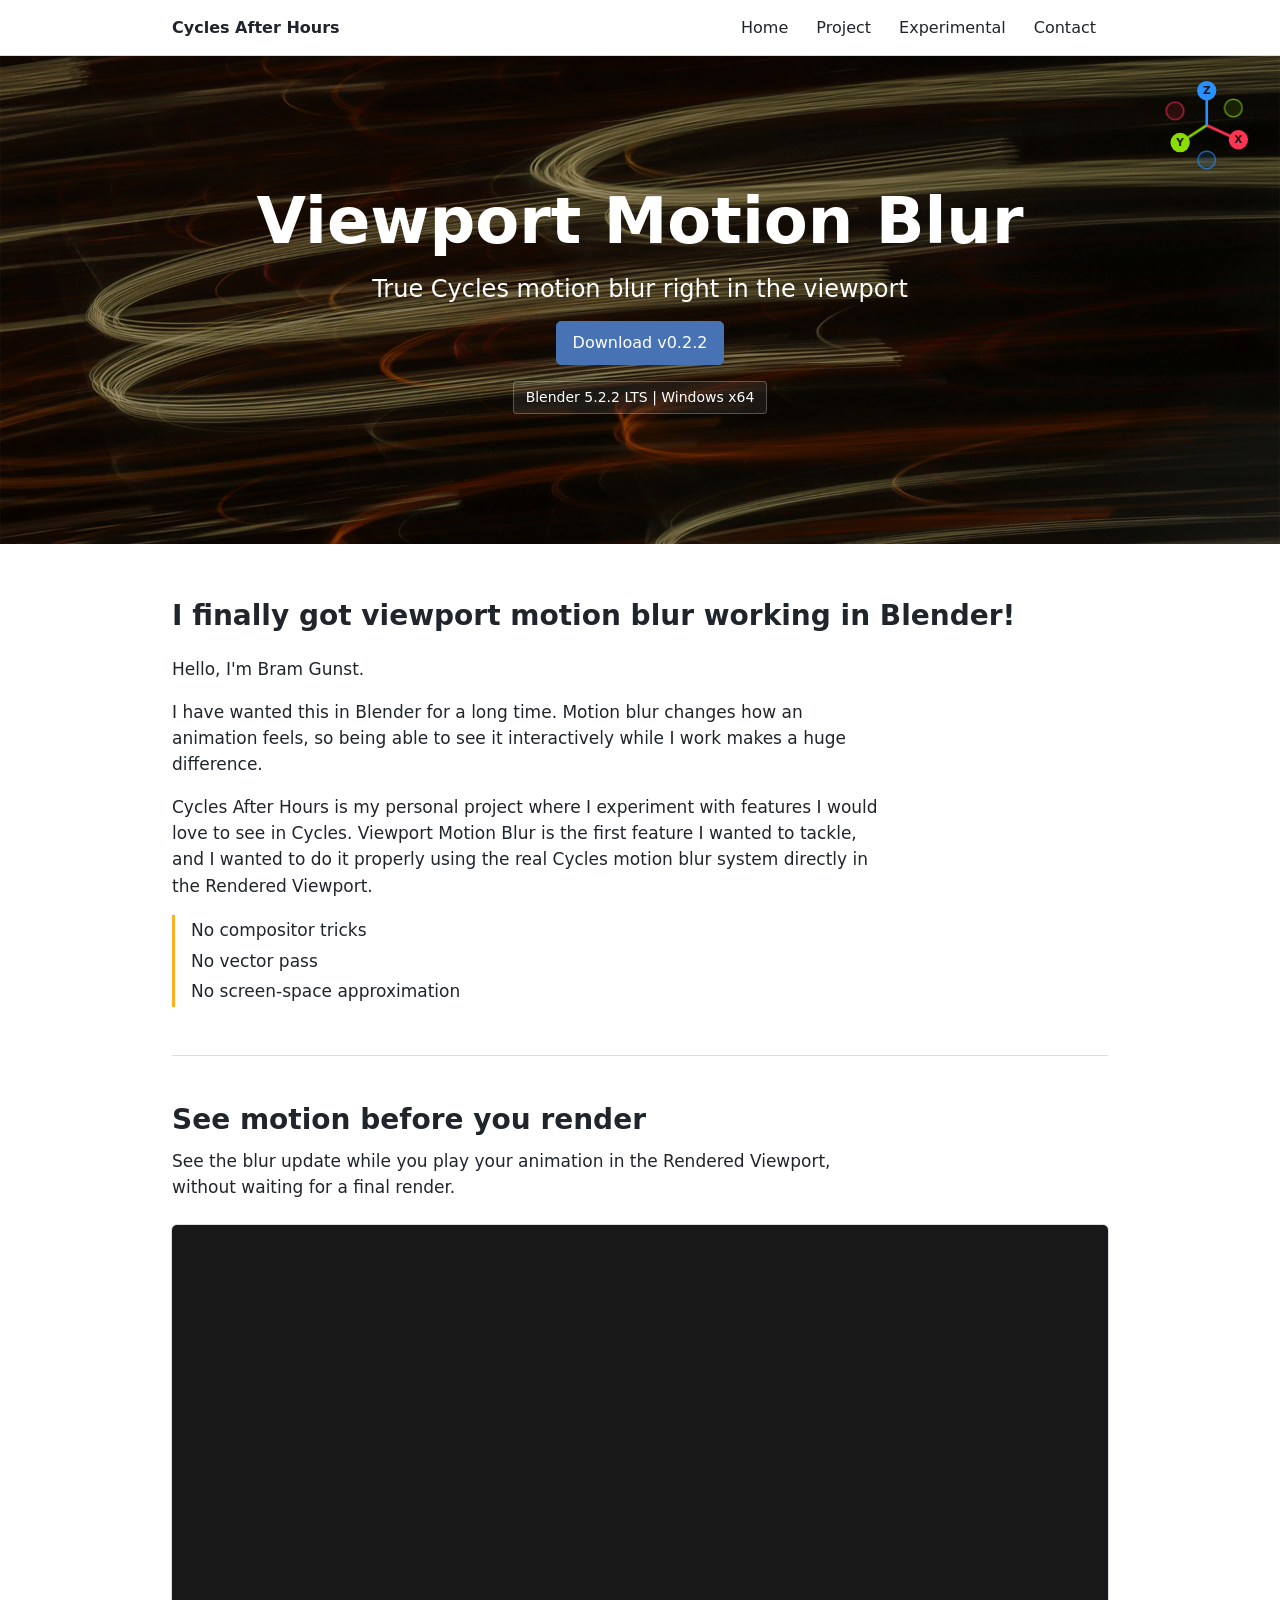
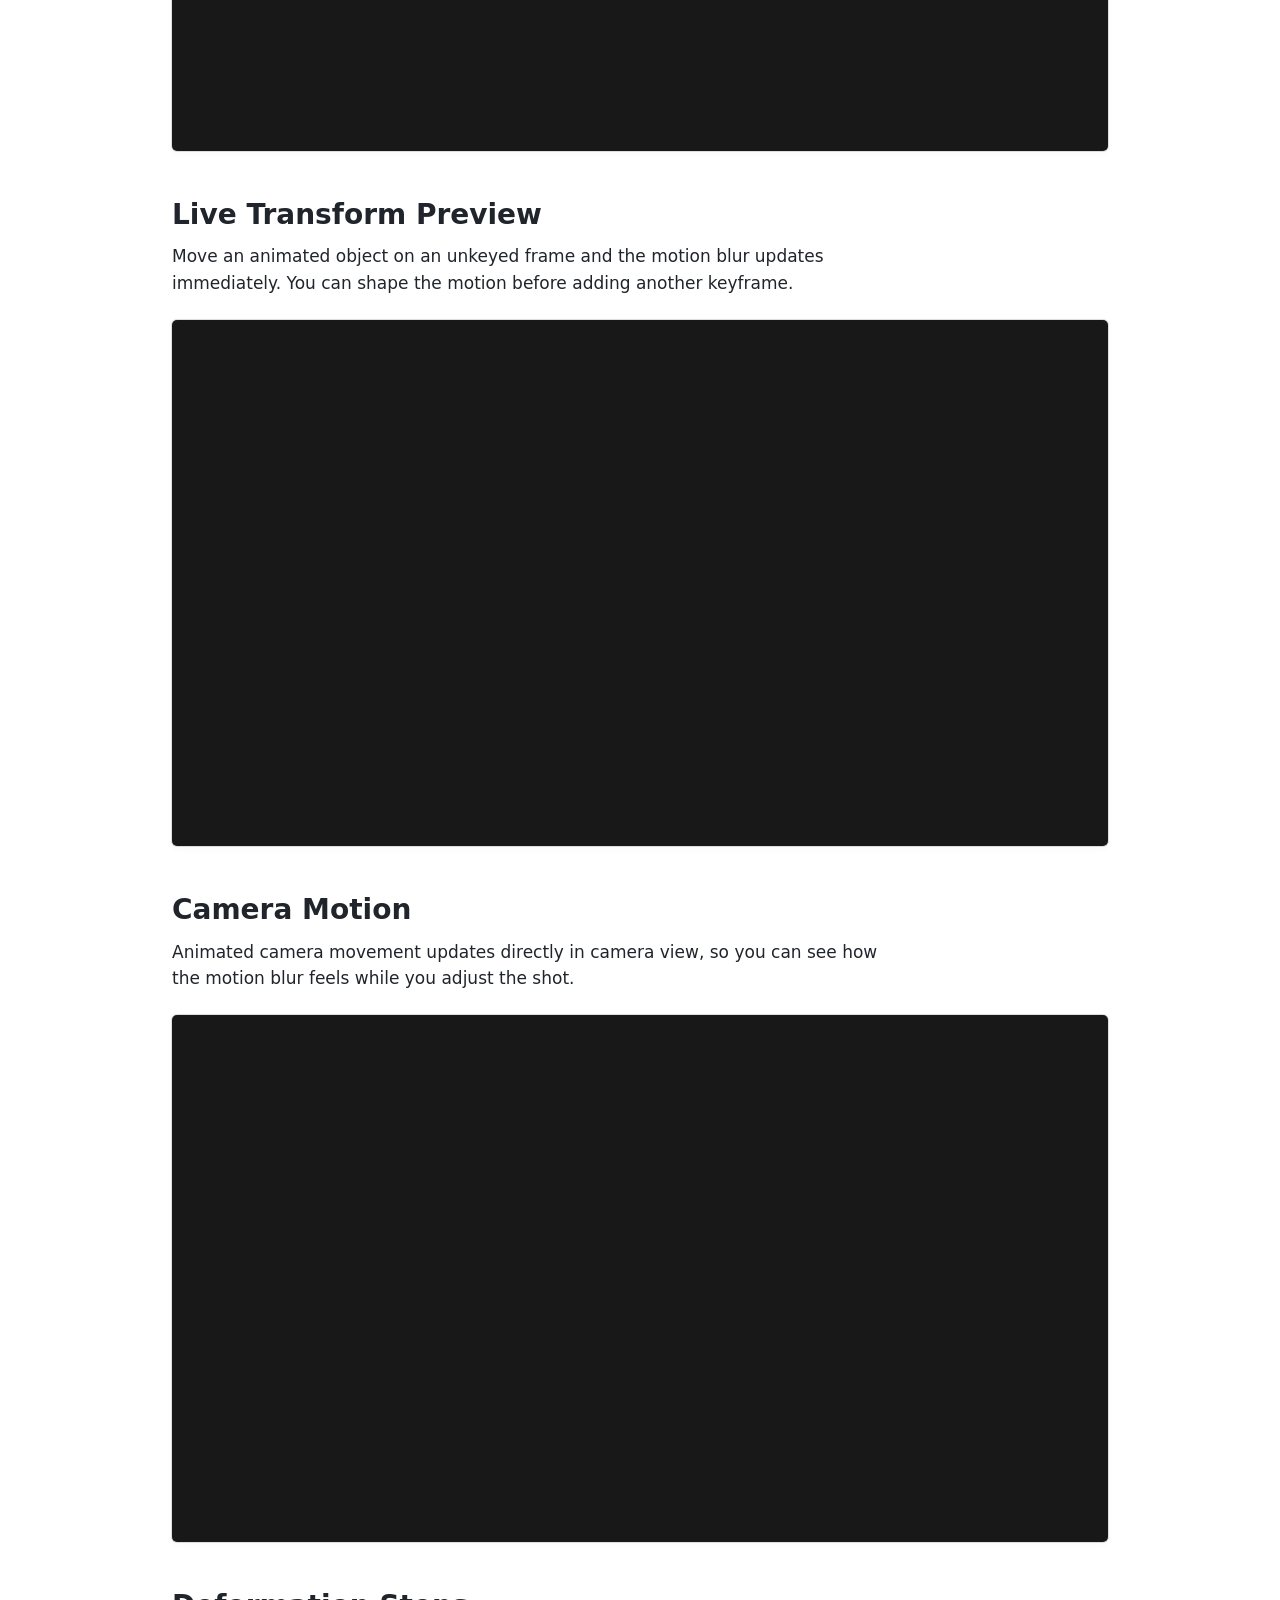
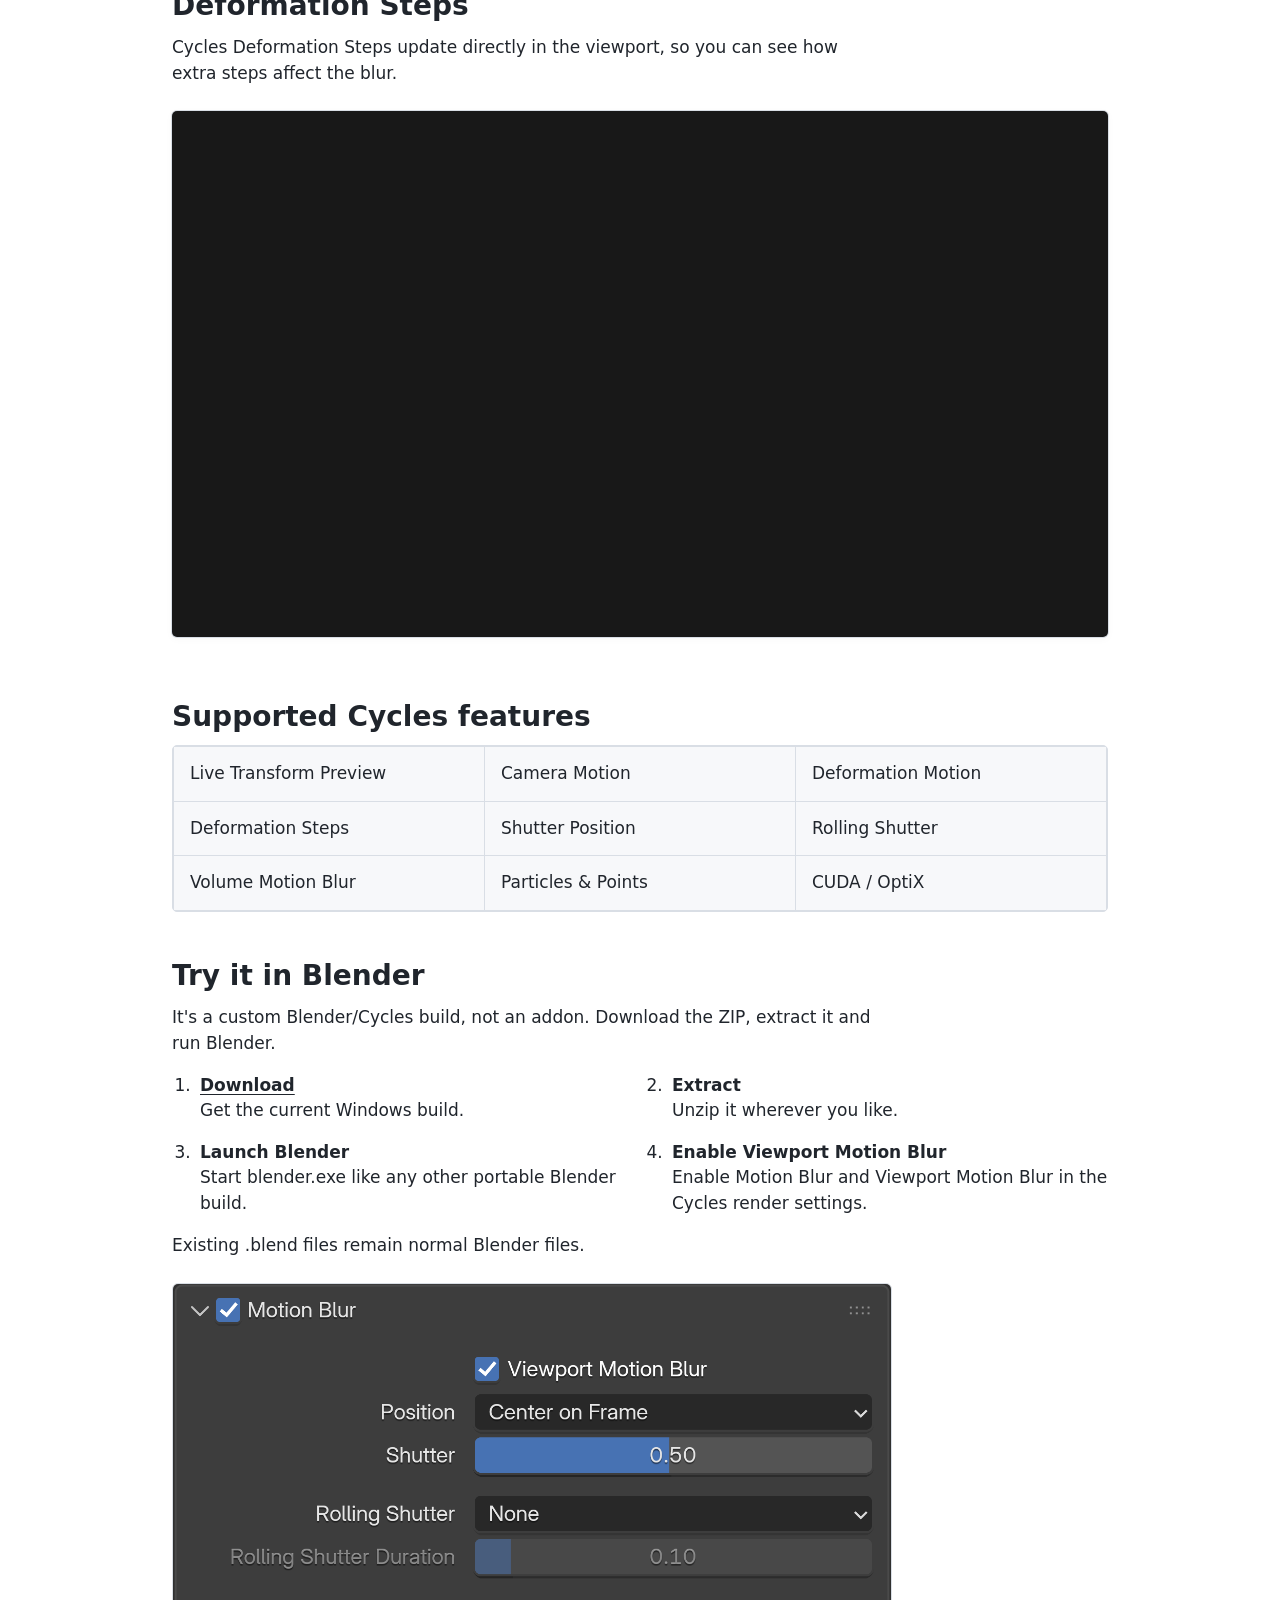
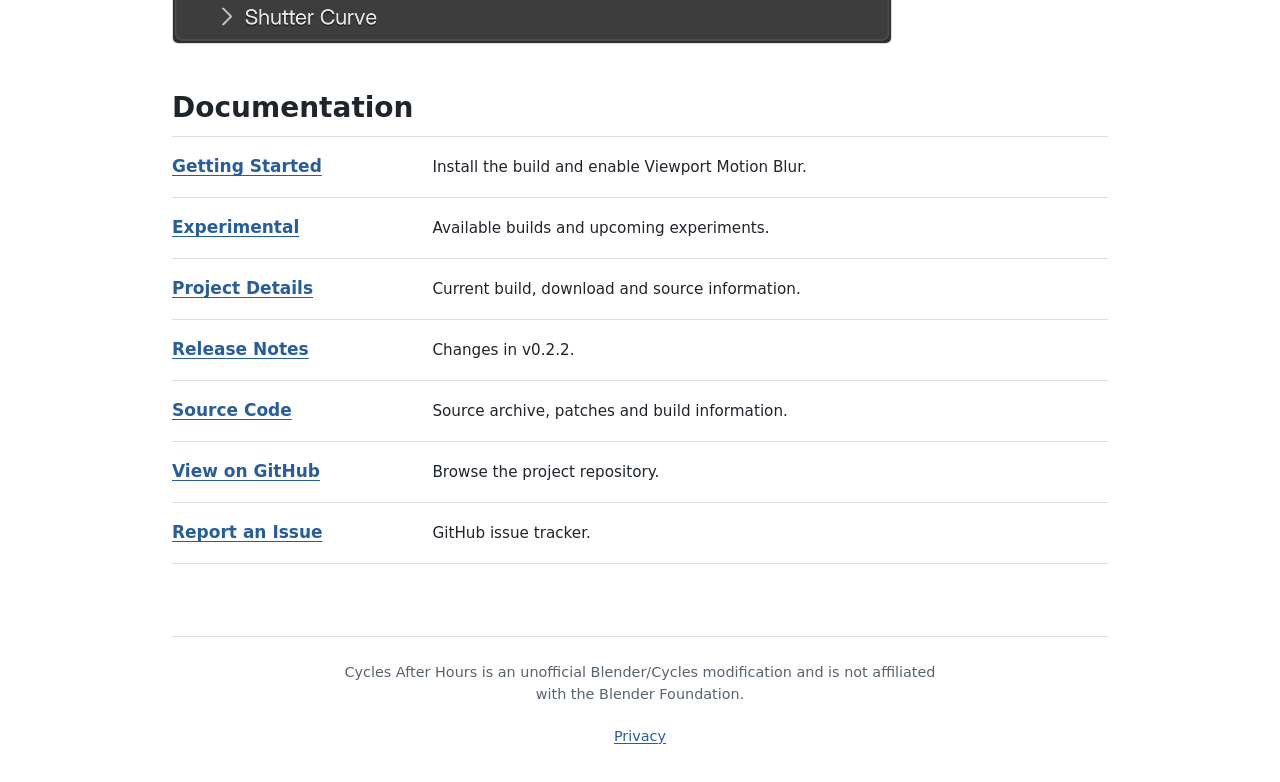
<file: index.html>
<!doctype html>
<html lang="en">
<head>
  <meta charset="utf-8">
  <meta name="viewport" content="width=device-width, initial-scale=1">
  <title>Viewport Motion Blur - Cycles After Hours</title>
  <meta name="description" content="True Cycles motion blur directly in the Blender Rendered Viewport. Download Cycles After Hours and explore upcoming experiments.">
  <link rel="icon" type="image/svg+xml" href="assets/images/favicon.svg">
  <link rel="stylesheet" href="style.css">
</head>
<body>
  <a class="skip-link" href="#main-content">Skip to content</a>
  <nav class="site-nav" aria-label="Main navigation">
    <div class="nav-inner">
      <a class="site-brand" href="index.html">Cycles After Hours</a>
      <div class="site-nav-links">
        <a href="index.html">Home</a>
        <div class="nav-dropdown">
          <button type="button" aria-expanded="false" aria-controls="project-menu">Project</button>
          <div class="dropdown-menu" id="project-menu">
            <a href="project.html">Project Details</a>
            <a data-release-notes href="https://github.com/BramGunst/cycles-after-hours/releases/latest" target="_blank" rel="noopener noreferrer">Release Notes</a>
            <a href="https://github.com/BramGunst/cycles-after-hours" target="_blank" rel="noopener noreferrer">View on GitHub</a>
          </div>
        </div>
        <a href="experimental.html">Experimental</a>
        <div class="nav-dropdown">
          <button type="button" aria-expanded="false" aria-controls="contact-menu">Contact</button>
          <div class="dropdown-menu" id="contact-menu">
            <a href="mailto:bram.gunst@gmail.com">Email</a>
            <a href="https://www.linkedin.com/in/bram-gunst/" target="_blank" rel="noopener noreferrer">LinkedIn</a>
            <a href="https://www.instagram.com/bramgunst/" target="_blank" rel="noopener noreferrer">Instagram</a>
            <a href="https://www.youtube.com/@bram_gunst" target="_blank" rel="noopener noreferrer">YouTube</a>
          </div>
        </div>
      </div>
    </div>
  </nav>
  <header class="hero">
    <h1>Viewport Motion Blur</h1>
    <p class="hero-slogan">True Cycles motion blur right in the viewport</p>
    <a class="button" data-release-download href="experimental.html#available-builds">Browse builds</a>
    <p class="hero-meta" data-release-meta>Custom Blender/Cycles builds</p>
    <svg class="axis-gizmo" viewBox="0 0 100 100" aria-hidden="true">
      <path class="axis-x" d="M44 56L80 73"/><path class="axis-y" d="M44 56L15 76"/><path class="axis-z" d="M44 56L44 15"/>
      <circle class="axis-x" cx="80" cy="73" r="11"/><circle class="axis-y" cx="15" cy="76" r="11"/><circle class="axis-z" cx="44" cy="15" r="11"/>
      <text x="80" y="77">X</text><text x="15" y="80">Y</text><text x="44" y="19">Z</text>
      <circle class="axis-x axis-negative" cx="8" cy="39" r="10"/><circle class="axis-y axis-negative" cx="73" cy="36" r="10"/><circle class="axis-z axis-negative" cx="44" cy="97" r="10"/>
    </svg>
  </header>
  <main id="main-content">
    <section class="feature-intro">
      <h2>I finally got viewport motion blur working in Blender!</h2>
      <p>Hello, I'm Bram Gunst.</p>
      <p>I have wanted this in Blender for a long time. Motion blur changes how an animation feels, so being able to see it interactively while I work makes a huge difference.</p>
      <p>Cycles After Hours is my personal project where I experiment with features I would love to see in Cycles. Viewport Motion Blur is the first feature I wanted to tackle, and I wanted to do it properly using the real Cycles motion blur system directly in the Rendered Viewport.</p>
      <p class="feature-emphasis">No compositor tricks<br>No vector pass<br>No screen-space approximation</p>
    </section>
    <section class="demo-section">
      <h2>See motion before you render</h2>
      <p>See the blur update while you play your animation in the Rendered Viewport, without waiting for a final render.</p>
      <div class="demo-video-wrapper">
        <video class="demo-video" autoplay muted loop playsinline preload="metadata">
        <source src="assets/videos/see_motion_before_you_render_compress.mp4" type="video/mp4">
        </video>
      </div>
    </section>
    <section class="transform-preview">
      <h2>Live Transform Preview</h2>
      <p>Move an animated object on an unkeyed frame and the motion blur updates immediately. You can shape the motion before adding another keyframe.</p>
      <div class="demo-video-wrapper">
        <video class="demo-video" autoplay muted loop playsinline preload="metadata">
        <source src="assets/videos/interactive_motionblur_compress.mp4" type="video/mp4">
        </video>
      </div>
    </section>
    <section class="demo-section">
      <h2>Camera Motion</h2>
      <p>Animated camera movement updates directly in camera view, so you can see how the motion blur feels while you adjust the shot.</p>
      <div class="demo-video-wrapper">
        <video class="demo-video" autoplay muted loop playsinline preload="metadata">
          <source src="assets/videos/Camera_View_Compress.mp4" type="video/mp4">
        </video>
      </div>
    </section>
      <section class="motion-steps-demo">
        <h2>Deformation Steps</h2>
        <p>Cycles Deformation Steps update directly in the viewport, so you can see how extra steps affect the blur.</p>
        <div class="demo-video-wrapper">
          <video class="demo-video" autoplay muted loop playsinline preload="metadata">
            <source src="assets/videos/Motionblur_steps_compress.mp4" type="video/mp4">
          </video>
        </div>
      </section>
    <section class="supported-features">
      <h2>Supported Cycles features</h2>
      <ul>
        <li>Live Transform Preview</li>
        <li>Camera Motion</li>
        <li>Deformation Motion</li>
        <li>Deformation Steps</li>
        <li>Shutter Position</li>
        <li>Rolling Shutter</li>
        <li>Volume Motion Blur</li>
        <li>Particles &amp; Points</li>
        <li>CUDA / OptiX</li>
      </ul>
    </section>
    <section class="getting-started" id="getting-started">
      <h2>Try it in Blender</h2>
      <p>It's a custom Blender/Cycles build, not an addon. Download the ZIP, extract it and run Blender.</p>
      <ol>
        <li><strong><a class="setup-download" data-release-download href="experimental.html#available-builds">Download</a></strong><br>Get the current Windows build.</li>
        <li><strong>Extract</strong><br>Unzip it wherever you like.</li>
        <li><strong>Launch Blender</strong><br>Start blender.exe like any other portable Blender build.</li>
        <li><strong>Enable Viewport Motion Blur</strong><br>Enable Motion Blur and Viewport Motion Blur in the Cycles render settings.</li>
      </ol>
      <p>Existing .blend files remain normal Blender files.</p>
      <img class="media-placeholder-doc toggle-screenshot" src="assets/images/ui_mb_toggle_off.png" alt="Cycles Motion Blur settings with the Viewport Motion Blur checkbox highlighted">
    </section>
    <section class="documentation-links" id="documentation">
      <h2>Documentation</h2>
      <ul class="documentation-list">
        <li><a href="#getting-started">Getting Started</a><span>Install the build and enable Viewport Motion Blur.</span></li>
        <li><a href="experimental.html">Experimental</a><span>Available builds and upcoming experiments.</span></li>
        <li><a href="project.html">Project Details</a><span>Current build, download and source information.</span></li>
        <li><a data-release-notes href="https://github.com/BramGunst/cycles-after-hours/releases/latest" target="_blank" rel="noopener noreferrer">Release Notes</a><span data-release-note-description>Published release notes.</span></li>
        <li><a href="https://github.com/BramGunst/cycles-after-hours/blob/main/SOURCE.md" target="_blank" rel="noopener noreferrer">Source Code</a><span>Source archive, patches and build information.</span></li>
        <li><a href="https://github.com/BramGunst/cycles-after-hours" target="_blank" rel="noopener noreferrer">View on GitHub</a><span>Browse the project repository.</span></li>
        <li><a href="https://github.com/BramGunst/cycles-after-hours/issues" target="_blank" rel="noopener noreferrer">Report an Issue</a><span>GitHub issue tracker.</span></li>
      </ul>
    </section>
  </main>
  <footer>
    <p>Cycles After Hours is an unofficial Blender/Cycles modification and is not affiliated with the Blender Foundation.</p>
    <nav aria-label="Footer links">
      <a href="privacy.html">Privacy</a>
    </nav>
  </footer>
  <script src="script.js" defer></script>
  <script src="release-data.js" defer></script>
  <script src="releases.js" defer></script>
</body>
</html>
</file>
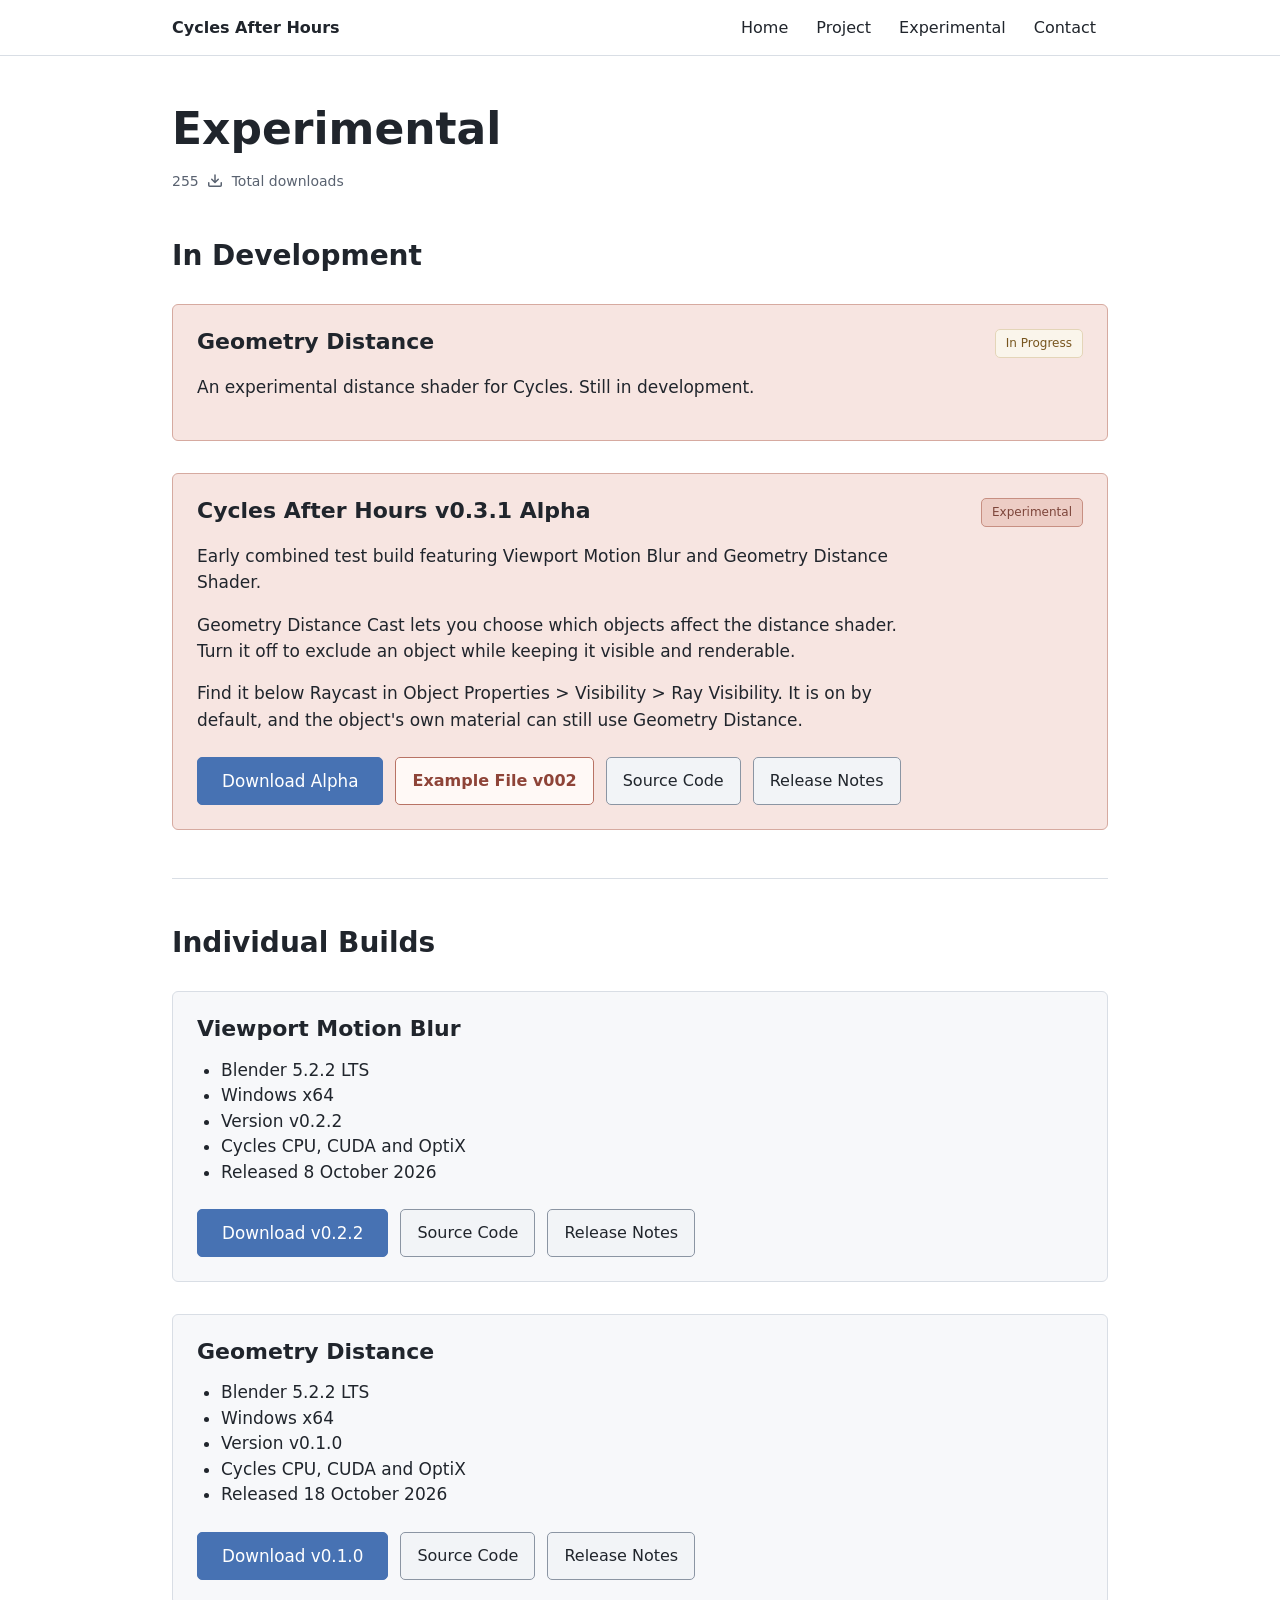
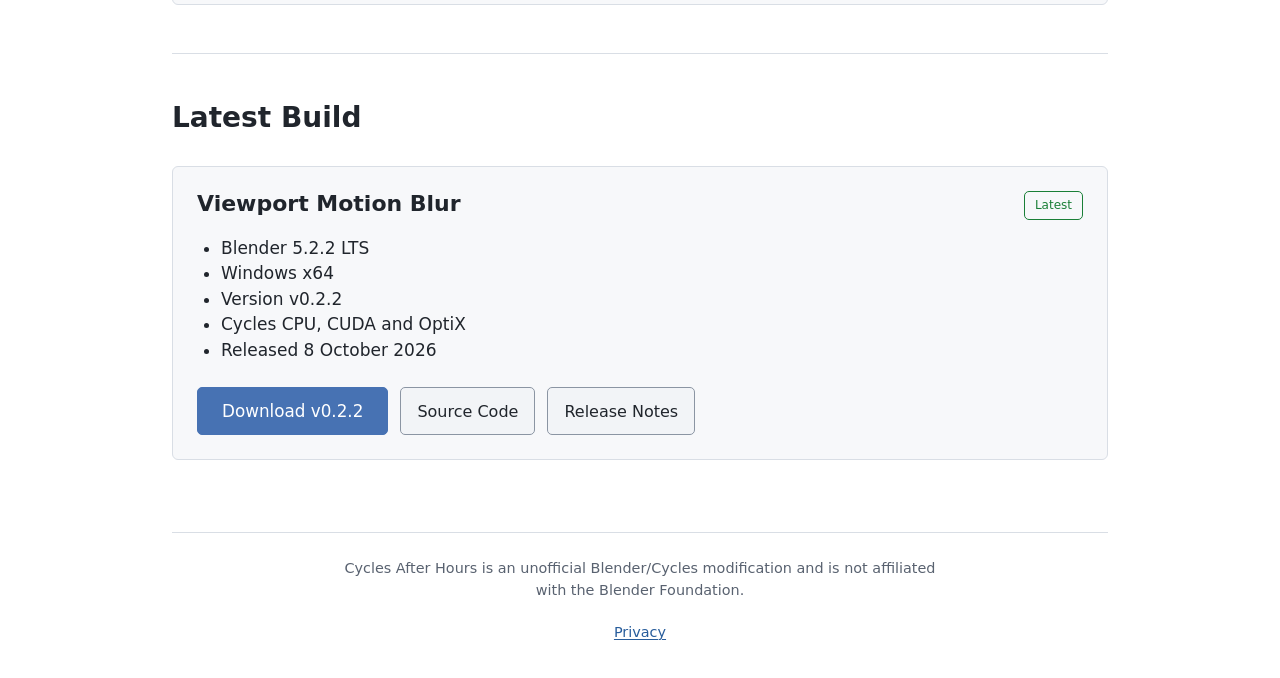
<file: experimental.html>
<!doctype html>
<html lang="en">
<head>
  <meta charset="utf-8">
  <meta name="viewport" content="width=device-width, initial-scale=1">
  <title>Experimental - Cycles After Hours</title>
  <meta name="description" content="Download published Cycles After Hours builds and follow upcoming experiments.">
  <link rel="icon" type="image/svg+xml" href="assets/images/favicon.svg">
  <link rel="stylesheet" href="style.css?v=stable-downloads-1">
</head>
<body>
  <a class="skip-link" href="#main-content">Skip to content</a>
  <nav class="site-nav" aria-label="Main navigation">
    <div class="nav-inner">
      <a class="site-brand" href="index.html">Cycles After Hours</a>
      <div class="site-nav-links">
        <a href="index.html">Home</a>
        <div class="nav-dropdown">
          <button type="button" aria-expanded="false" aria-controls="project-menu">Project</button>
          <div class="dropdown-menu" id="project-menu">
            <a href="project.html">Project Details</a>
            <a data-release-notes href="https://github.com/BramGunst/cycles-after-hours/releases/latest" target="_blank" rel="noopener noreferrer">Release Notes</a>
            <a href="https://github.com/BramGunst/cycles-after-hours" target="_blank" rel="noopener noreferrer">View on GitHub</a>
          </div>
        </div>
        <a href="experimental.html" aria-current="page">Experimental</a>
        <div class="nav-dropdown">
          <button type="button" aria-expanded="false" aria-controls="contact-menu">Contact</button>
          <div class="dropdown-menu" id="contact-menu">
            <a href="mailto:bram.gunst@gmail.com">Email</a>
            <a href="https://www.linkedin.com/in/bram-gunst/" target="_blank" rel="noopener noreferrer">LinkedIn</a>
            <a href="https://www.instagram.com/bramgunst/" target="_blank" rel="noopener noreferrer">Instagram</a>
            <a href="https://www.youtube.com/@bram_gunst" target="_blank" rel="noopener noreferrer">YouTube</a>
          </div>
        </div>
      </div>
    </div>
  </nav>
  <header class="page-header page-header--title-only page-header--downloads">
    <h1>Experimental</h1>
    <p class="download-counter" data-download-counter hidden>
      <span data-download-total></span>
      <!-- GitHub Octicons download-16 (MIT); license: assets/licenses/octicons.txt -->
      <svg class="download-counter-icon" aria-hidden="true" focusable="false" fill="currentColor" xmlns="http://www.w3.org/2000/svg" width="16" height="16" viewBox="0 0 16 16"><path d="M2.75 14A1.75 1.75 0 0 1 1 12.25v-2.5a.75.75 0 0 1 1.5 0v2.5c0 .138.112.25.25.25h10.5a.25.25 0 0 0 .25-.25v-2.5a.75.75 0 0 1 1.5 0v2.5A1.75 1.75 0 0 1 13.25 14Z"/><path d="M7.25 7.689V2a.75.75 0 0 1 1.5 0v5.689l1.97-1.969a.749.749 0 1 1 1.06 1.06l-3.25 3.25a.749.749 0 0 1-1.06 0L4.22 6.78a.749.749 0 1 1 1.06-1.06l1.97 1.969Z"/></svg>
      <span class="download-counter-label">Total downloads</span>
    </p>
  </header>
  <main id="main-content" class="experimental-page">
    <section class="project-details" aria-labelledby="development-heading">
      <h2 id="development-heading">In Development</h2>
      <article class="details-card development-card">
        <div class="release-heading">
          <h3>Geometry Distance</h3>
          <span class="status-badge status-badge--progress">In Progress</span>
        </div>
        <p>An experimental distance shader for Cycles. Still in development.</p>
      </article>
      <article class="details-card development-card" id="alpha-build">
        <div class="release-heading">
          <h3>Cycles After Hours v0.3.1 Alpha</h3>
          <span class="status-badge status-badge--alpha">Experimental</span>
        </div>
        <p>Early combined test build featuring Viewport Motion Blur and Geometry Distance Shader.</p>
        <p>Geometry Distance Cast lets you choose which objects affect the distance shader. Turn it off to exclude an object while keeping it visible and renderable.</p>
        <p>Find it below Raycast in Object Properties &gt; Visibility &gt; Ray Visibility. It is on by default, and the object's own material can still use Geometry Distance.</p>
        <div class="build-actions">
          <a class="button download-button" href="https://github.com/BramGunst/cycles-after-hours-site/releases/download/v0.3.1/Cycles-After-Hours_Blender-5.2.2_v0.3.1-Alpha-Windows-x64.zip">Download Alpha</a>
          <a class="button example-button" href="https://github.com/BramGunst/cycles-after-hours-site/releases/download/v0.3.1/Cycles_After_Hours_Geometry_Distance_Example_File_v002.blend">Example File v002</a>
          <a class="button" href="https://github.com/BramGunst/cycles-after-hours-site/releases/download/v0.3.1/Cycles-After-Hours_Blender-5.2.2_v0.3.1-Alpha-Source.tar.xz">Source Code</a>
          <a class="button" href="https://github.com/BramGunst/cycles-after-hours-site/releases/tag/v0.3.1">Release Notes</a>
        </div>
      </article>
      <div data-prereleases hidden></div>
    </section>
    <section class="project-details" aria-labelledby="feature-builds-heading">
      <h2 id="feature-builds-heading">Individual Builds</h2>
      <div class="feature-builds">
        <div class="feature-builds" data-feature-builds>
          <a href="https://github.com/BramGunst/cycles-after-hours/releases">View individual builds</a>
        </div>
        <article class="details-card" id="geometry-distance-build">
          <div class="release-heading">
            <h3>Geometry Distance</h3>
          </div>
          <ul>
            <li>Blender 5.2.2 LTS</li>
            <li>Windows x64</li>
            <li>Version v0.1.0</li>
            <li>Cycles CPU, CUDA and OptiX</li>
            <li>Released 18 October 2026</li>
          </ul>
          <div class="build-actions">
            <a class="button download-button" href="https://github.com/BramGunst/cycles-after-hours-site/releases/download/individual-geometry-distance-v0.1.0/Cycles-After-Hours_Blender-5.2.2_Geometry-Distance-v0.1.0-Windows-x64.zip">Download v0.1.0</a>
            <a class="button" href="https://github.com/BramGunst/cycles-after-hours-site/releases/download/individual-geometry-distance-v0.1.0/Cycles-After-Hours_Blender-5.2.2_Geometry-Distance-v0.1.0-Source.tar.xz">Source Code</a>
            <a class="button" href="https://github.com/BramGunst/cycles-after-hours-site/releases/tag/individual-geometry-distance-v0.1.0">Release Notes</a>
          </div>
        </article>
      </div>
    </section>
    <section class="project-details" id="available-builds" aria-labelledby="latest-build-heading">
      <h2 id="latest-build-heading">Latest Build</h2>
      <div class="details-card" data-build-card="experimental">
        <a class="button download-button" href="https://github.com/BramGunst/cycles-after-hours/releases/latest">View downloads</a>
      </div>
    </section>
    <noscript><p>JavaScript is disabled. <a href="https://github.com/BramGunst/cycles-after-hours/releases/latest">Open the latest published release</a> for download assets, compatibility details and checksums.</p></noscript>
  </main>
  <footer>
    <p>Cycles After Hours is an unofficial Blender/Cycles modification and is not affiliated with the Blender Foundation.</p>
    <nav aria-label="Footer links">
      <a href="privacy.html">Privacy</a>
    </nav>
  </footer>
  <script src="script.js" defer></script>
  <script src="release-data.js" defer></script>
  <script src="releases.js" defer></script>
  <script src="download-data.js?v=alpha-031-cleanup" defer></script>
  <script src="download-counter.js?v=alpha-031-cleanup" defer></script>
</body>
</html>
</file>
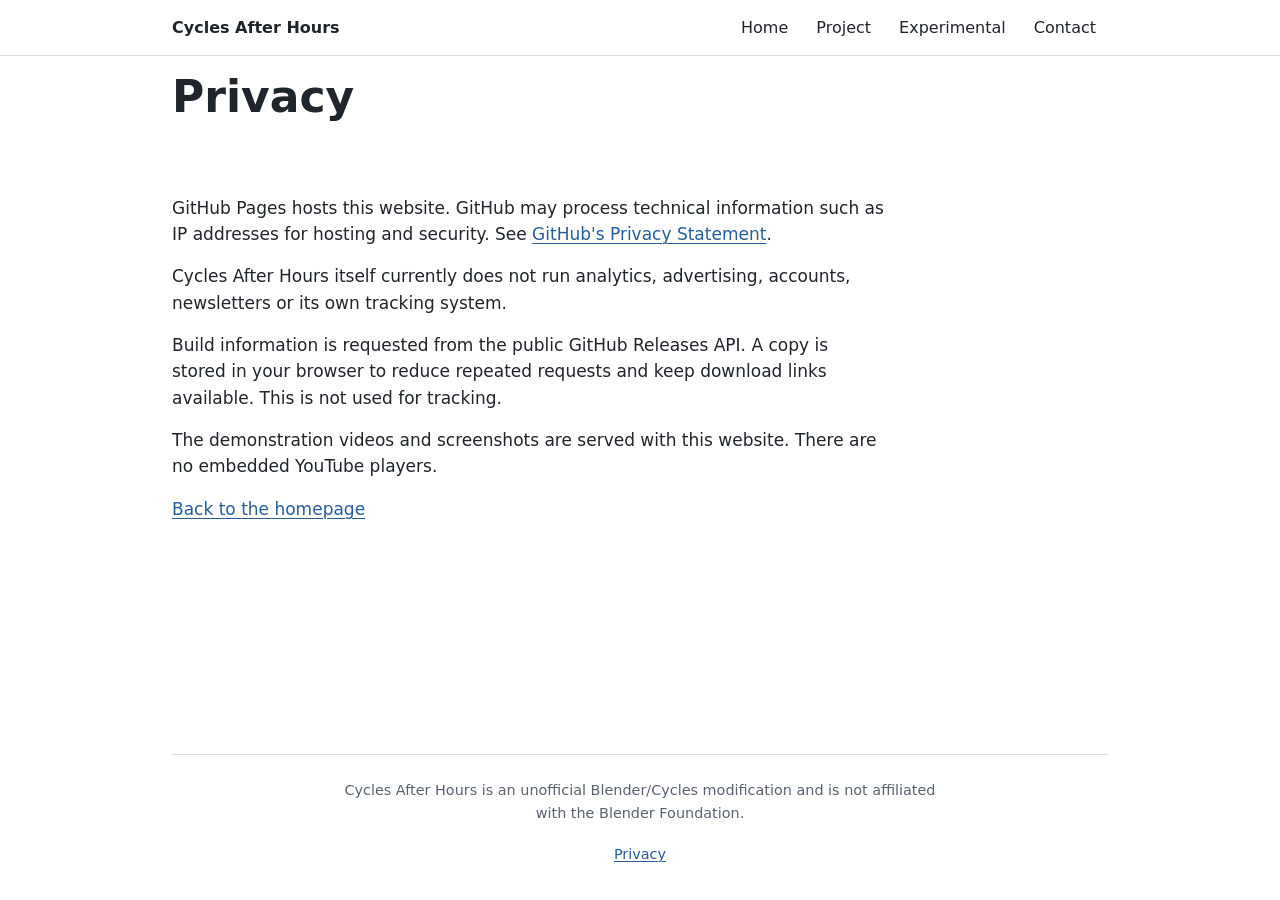
<file: privacy.html>
<!doctype html>
<html lang="en">
<head>
  <meta charset="utf-8">
  <meta name="viewport" content="width=device-width, initial-scale=1">
  <title>Privacy - Cycles After Hours</title>
  <meta name="description" content="Privacy information for the simple Cycles After Hours website.">
  <link rel="icon" type="image/svg+xml" href="assets/images/favicon.svg">
  <link rel="stylesheet" href="style.css">
</head>
<body>
  <a class="skip-link" href="#main-content">Skip to content</a>
  <nav class="site-nav" aria-label="Main navigation">
    <div class="nav-inner">
      <a class="site-brand" href="index.html">Cycles After Hours</a>
      <div class="site-nav-links">
        <a href="index.html">Home</a>
        <div class="nav-dropdown">
          <button type="button" aria-expanded="false" aria-controls="project-menu">Project</button>
          <div class="dropdown-menu" id="project-menu">
            <a href="project.html">Project Details</a>
            <a data-release-notes href="https://github.com/BramGunst/cycles-after-hours/releases/latest" target="_blank" rel="noopener noreferrer">Release Notes</a>
            <a href="https://github.com/BramGunst/cycles-after-hours" target="_blank" rel="noopener noreferrer">View on GitHub</a>
          </div>
        </div>
        <a href="experimental.html">Experimental</a>
        <div class="nav-dropdown">
          <button type="button" aria-expanded="false" aria-controls="contact-menu">Contact</button>
          <div class="dropdown-menu" id="contact-menu">
            <a href="mailto:bram.gunst@gmail.com">Email</a>
            <a href="https://www.linkedin.com/in/bram-gunst/" target="_blank" rel="noopener noreferrer">LinkedIn</a>
            <a href="https://www.instagram.com/bramgunst/" target="_blank" rel="noopener noreferrer">Instagram</a>
            <a href="https://www.youtube.com/@bram_gunst" target="_blank" rel="noopener noreferrer">YouTube</a>
          </div>
        </div>
      </div>
    </div>
  </nav>
  <header class="page-header">
    <h1>Privacy</h1>
  </header>
  <main id="main-content">
    <p>GitHub Pages hosts this website. GitHub may process technical information such as IP addresses for hosting and security. See <a href="https://docs.github.com/en/site-policy/privacy-policies/github-general-privacy-statement" target="_blank" rel="noopener noreferrer">GitHub's Privacy Statement</a>.</p>
    <p>Cycles After Hours itself currently does not run analytics, advertising, accounts, newsletters or its own tracking system.</p>
    <p>Build information is requested from the public GitHub Releases API. A copy is stored in your browser to reduce repeated requests and keep download links available. This is not used for tracking.</p>
    <p>The demonstration videos and screenshots are served with this website. There are no embedded YouTube players.</p>
    <p><a href="index.html">Back to the homepage</a></p>
  </main>
  <footer>
    <p>Cycles After Hours is an unofficial Blender/Cycles modification and is not affiliated with the Blender Foundation.</p>
    <nav aria-label="Footer links">
      <a href="privacy.html">Privacy</a>
    </nav>
  </footer>
  <script src="script.js" defer></script>
  <script src="release-data.js" defer></script>
  <script src="releases.js" defer></script>
</body>
</html>
</file>
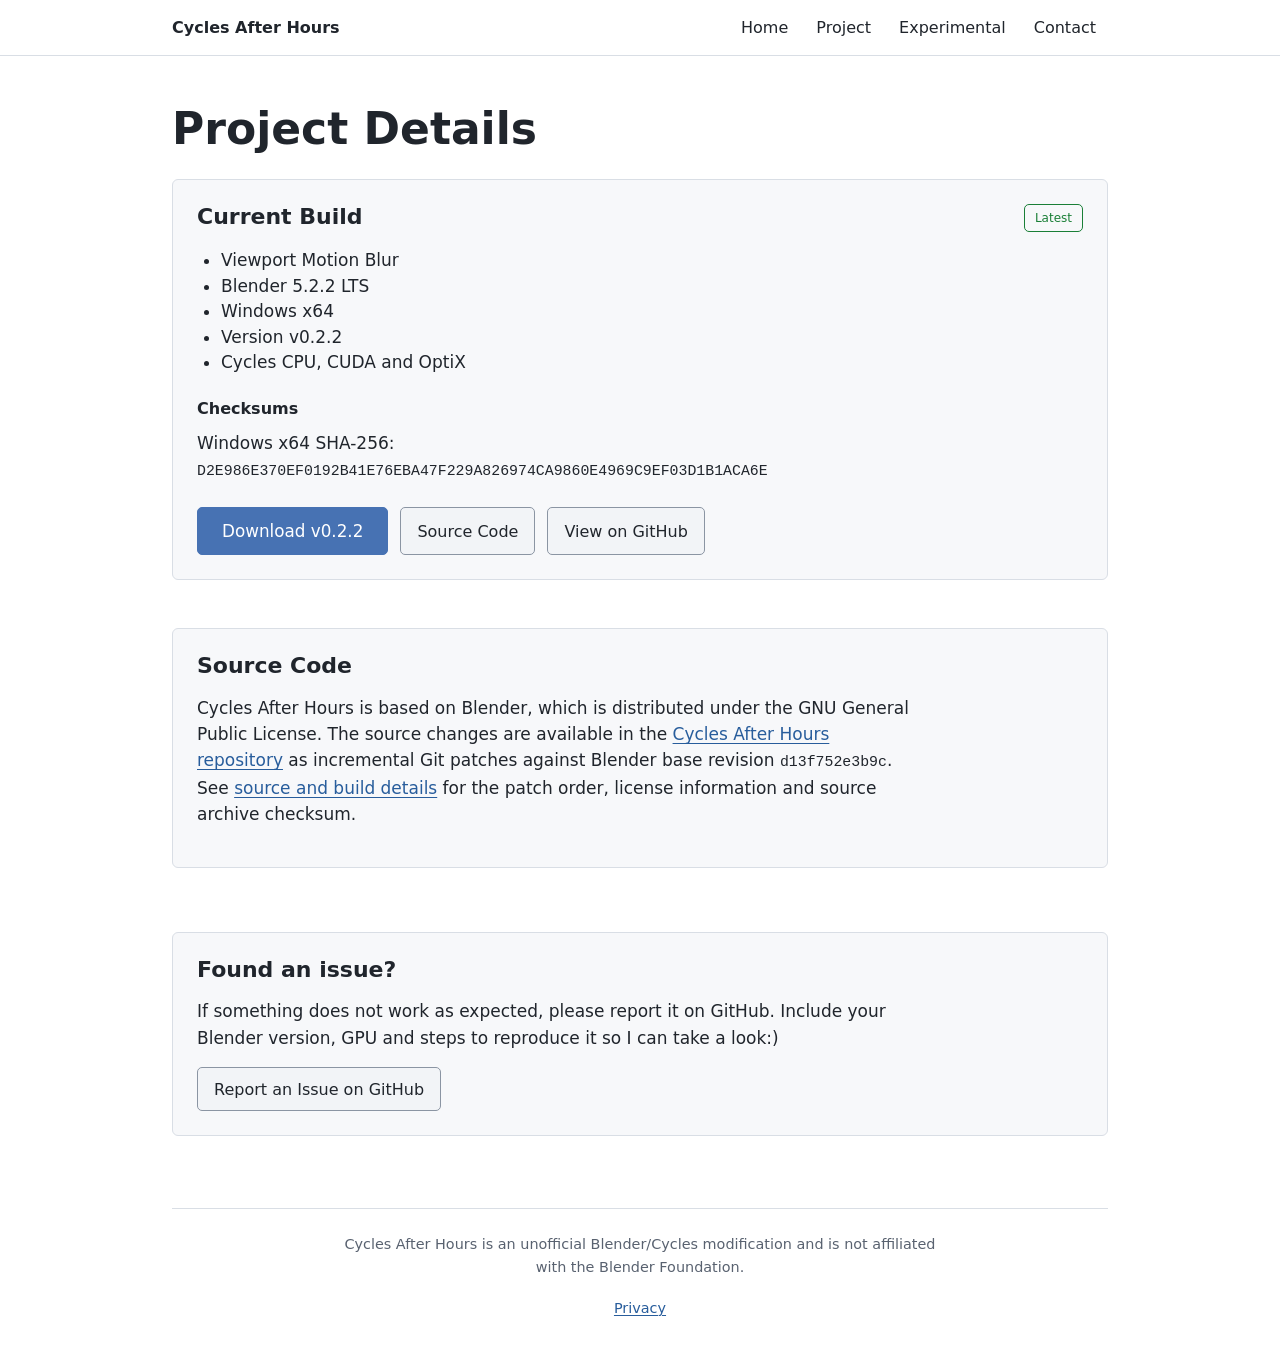
<file: project.html>
<!doctype html>
<html lang="en">
<head>
  <meta charset="utf-8">
  <meta name="viewport" content="width=device-width, initial-scale=1">
  <title>Project Details - Cycles After Hours</title>
  <meta name="description" content="Build details, downloads and source information for Cycles After Hours.">
  <link rel="icon" type="image/svg+xml" href="assets/images/favicon.svg">
  <link rel="stylesheet" href="style.css">
</head>
<body>
  <a class="skip-link" href="#main-content">Skip to content</a>
  <nav class="site-nav" aria-label="Main navigation">
    <div class="nav-inner">
      <a class="site-brand" href="index.html">Cycles After Hours</a>
      <div class="site-nav-links">
        <a href="index.html">Home</a>
        <div class="nav-dropdown">
          <button type="button" aria-expanded="false" aria-controls="project-menu">Project</button>
          <div class="dropdown-menu" id="project-menu">
            <a href="project.html">Project Details</a>
            <a data-release-notes href="https://github.com/BramGunst/cycles-after-hours/releases/latest" target="_blank" rel="noopener noreferrer">Release Notes</a>
            <a href="https://github.com/BramGunst/cycles-after-hours" target="_blank" rel="noopener noreferrer">View on GitHub</a>
          </div>
        </div>
        <a href="experimental.html">Experimental</a>
        <div class="nav-dropdown">
          <button type="button" aria-expanded="false" aria-controls="contact-menu">Contact</button>
          <div class="dropdown-menu" id="contact-menu">
            <a href="mailto:bram.gunst@gmail.com">Email</a>
            <a href="https://www.linkedin.com/in/bram-gunst/" target="_blank" rel="noopener noreferrer">LinkedIn</a>
            <a href="https://www.instagram.com/bramgunst/" target="_blank" rel="noopener noreferrer">Instagram</a>
            <a href="https://www.youtube.com/@bram_gunst" target="_blank" rel="noopener noreferrer">YouTube</a>
          </div>
        </div>
      </div>
    </div>
  </nav>
  <header class="page-header page-header--title-only">
    <h1>Project Details</h1>
  </header>
  <main id="main-content">
    <section class="project-details">
      <div class="details-card" data-build-card="project">
        <h2>Current Build</h2>
        <p>Explore published builds and download options.</p>
        <a class="button" href="experimental.html#available-builds">Browse builds</a>
      </div>
    </section>
    <section class="source-details">
    <h2>Source Code</h2>
    <p>Cycles After Hours is based on Blender, which is distributed under the GNU General Public License. The source changes are available in the <a href="https://github.com/BramGunst/cycles-after-hours" target="_blank" rel="noopener noreferrer">Cycles After Hours repository</a> as incremental Git patches against Blender base revision <code>d13f752e3b9c</code>. See <a href="https://github.com/BramGunst/cycles-after-hours/blob/main/SOURCE.md" target="_blank" rel="noopener noreferrer">source and build details</a> for the patch order, license information and source archive checksum.</p>
    </section>
    <section class="issue-help">
      <h2>Found an issue?</h2>
      <p>If something does not work as expected, please report it on GitHub. Include your Blender version, GPU and steps to reproduce it so I can take a look:)</p>
      <a class="button" href="https://github.com/BramGunst/cycles-after-hours/issues" target="_blank" rel="noopener noreferrer">Report an Issue on GitHub</a>
    </section>
  </main>
  <footer>
    <p>Cycles After Hours is an unofficial Blender/Cycles modification and is not affiliated with the Blender Foundation.</p>
    <nav aria-label="Footer links">
      <a href="privacy.html">Privacy</a>
    </nav>
  </footer>
  <script src="script.js" defer></script>
  <script src="release-data.js" defer></script>
  <script src="releases.js" defer></script>
</body>
</html>
</file>
<file: style.css>
html {
  font-size: clamp(16px, calc(12px + 0.2083333333vw), 20px);
}

:root {
  color-scheme: light;
  --content-width: 61.25rem;
  --prose-width: 66ch;
  --page-gutter: clamp(1rem, 3vw, 1.375rem);
  --nav-gutter: clamp(1rem, 2.2vw, 2rem);
  --nav-width: 72rem;
  --content-inset: max(var(--page-gutter), calc((100% - var(--content-width)) / 2 + var(--page-gutter)));
  --nav-height: 3.5rem;

  --space-1: 0.25rem;
  --space-2: 0.5rem;
  --space-3: 0.75rem;
  --space-4: 1rem;
  --space-5: 1.5rem;
  --space-6: 2rem;
  --space-7: 3rem;
  --space-8: 4rem;
  --space-9: 6rem;

  /* Light website surfaces with restrained Blender-inspired accents. */
  --ui-bg: #ffffff;
  --ui-editor: #f7f8fa;
  --ui-panel: #edf1f5;
  --ui-header: #ffffff;
  --ui-control: #f2f4f7;
  --ui-control-hover: #e6ebf2;
  --ui-menu: #ffffff;
  --ui-border: #d9dee5;
  --ui-border-strong: #8b95a3;
  --ui-text: #20252c;
  --ui-text-muted: #596270;
  --ui-blue: #4772b3;
  --ui-link: #285d9c;
  --ui-orange: #ffaf23;
  --axis-x: #ff3352;
  --axis-y: #8bdc00;
  --axis-z: #2890ff;
  --text-color: var(--ui-text);
  --muted-color: var(--ui-text-muted);
  --border-color: var(--ui-border);
}

/* Base and typography */
* {
  box-sizing: border-box;
}

body {
  display: flex;
  flex-direction: column;
  min-height: 100vh;
  margin: 0;
  color: var(--text-color);
  background: var(--ui-bg);
  font-family: system-ui, sans-serif;
  font-size: 1.0625rem;
  line-height: 1.55;
}

header,
main {
  margin-bottom: var(--space-5);
}

main {
  flex: 1;
}

h1,
h2,
h3 {
  margin: 0 0 var(--space-3);
  line-height: 1.15;
  text-wrap: pretty;
  overflow-wrap: anywhere;
}

h1 {
  font-size: clamp(2rem, 5vw, 4rem);
}

h2 {
  font-size: clamp(1.375rem, 2.4vw, 1.75rem);
}

p {
  max-width: var(--prose-width);
  margin: 0 0 var(--space-4);
}

ul,
ol {
  margin: 0 0 var(--space-4);
  padding-left: var(--space-5);
  line-height: 1.5;
}

a {
  color: inherit;
  text-decoration-thickness: 0.08em;
  text-underline-offset: 0.15em;
}

a:focus-visible,
button:focus-visible {
  outline: 2px solid var(--ui-link);
  outline-offset: 3px;
}

button {
  color: inherit;
  font: inherit;
}

/* Page layout */
main,
footer {
  width: 100%;
  max-width: var(--content-width);
  margin-right: auto;
  margin-left: auto;
  padding-right: var(--page-gutter);
  padding-left: var(--page-gutter);
}

.page-header {
  position: relative;
  width: 100%;
  margin: 0 0 var(--space-6);
  padding: calc(var(--nav-height) + var(--space-4)) var(--content-inset) 0;
  text-align: left;
}

.page-header h1,
.page-header > p {
  text-align: left;
}

.page-header h1 {
  margin-bottom: var(--space-2);
  font-size: clamp(2rem, 4vw, 2.75rem);
  line-height: 1.15;
}

.page-header > p {
  margin-bottom: 0;
}

.page-header.page-header--title-only {
  padding-top: calc(var(--nav-height) + var(--space-7));
  margin-bottom: 0;
}

.page-header--title-only h1 {
  margin-bottom: 0;
}

.page-header--title-only + main {
  padding-top: var(--space-5);
}

footer {
  margin-top: auto;
  margin-bottom: 0;
  padding-top: var(--space-5);
  padding-bottom: var(--space-5);
  text-align: center;
  font-size: 0.9rem;
}

footer p {
  margin: 0 auto var(--space-2);
}

footer nav {
  display: flex;
  justify-content: center;
}

footer nav a {
  display: inline-flex;
  align-items: center;
  min-height: 2.75rem;
  padding-inline: var(--space-3);
}

/* Shared navigation: page headers never override these dimensions. */
.site-nav {
  position: fixed;
  inset: 0 0 auto;
  z-index: 10;
  height: var(--nav-height);
  background: var(--ui-header);
  color: var(--ui-text);
  box-shadow: inset 0 -1px var(--ui-border);
  font-family: system-ui, sans-serif;
  font-size: 1rem;
  font-weight: 400;
  line-height: 1.2;
  transform: translate3d(0, 0, 0);
  transition: transform 300ms cubic-bezier(0.22, 1, 0.36, 1);
}
.nav-inner {
  display: flex;
  align-items: stretch;
  justify-content: space-between;
  width: 100%;
  max-width: var(--content-width);
  height: 100%;
  margin-inline: auto;
  padding-inline: var(--page-gutter);
}
.site-nav.nav-hidden { transform: translate3d(0, calc(-100% - 2px), 0); }
.site-nav a, .site-nav button { color: inherit; font-family: inherit; font-size: 1rem; font-weight: 400; line-height: 1.2; text-decoration: none; }
.site-brand, .site-nav-links > a, .site-nav button {
  display: inline-flex;
  align-items: center;
  justify-content: center;
  height: 100%;
  min-height: 2.75rem;
  padding: 0 0.75rem;
}
.site-nav .site-brand { font-weight: 600; white-space: nowrap; padding-left: 0; }
.site-nav-links { display: flex; align-items: stretch; gap: 0.25rem; }
.site-nav button { border: 0; background: transparent; cursor: pointer; }
.nav-dropdown { position: relative; height: 100%; }
.site-nav-links > a:hover, .nav-dropdown.is-open > button { background: var(--ui-panel); }
.dropdown-menu {
  position: absolute;
  top: 100%;
  right: 0;
  z-index: 2;
  display: none;
  width: 12.25rem;
  max-width: calc(100vw - 2rem);
  border: 1px solid var(--ui-border);
  border-top: 0;
  border-radius: 0 0 0.3125rem 0.3125rem;
  background: var(--ui-menu);
  box-shadow: 0 8px 18px #20252c1a;
}
.dropdown-menu a {
  display: flex;
  align-items: center;
  justify-content: center;
  min-height: 2.75rem;
  padding: 0.625rem 1rem;
  text-align: center;
  overflow-wrap: anywhere;
}
.dropdown-menu a:hover, .dropdown-menu a:focus-visible { background: var(--ui-blue); color: #fff; }
.nav-dropdown.is-open .dropdown-menu { display: block; }
.skip-link { position: fixed; top: -6.25rem; left: 1rem; z-index: 20; padding: 0.75rem; background: var(--ui-menu); }
.skip-link:focus { top: 0.5rem; }

/* Hero */
.hero {
  position: relative;
  display: flex;
  flex-direction: column;
  align-items: center;
  justify-content: center;
  gap: var(--space-4);
  width: 100%;
  min-height: 29rem;
  height: min(50vw, 34rem);
  margin: 0 0 var(--space-5);
  padding: calc(var(--nav-height) + var(--space-8)) var(--page-gutter) var(--space-8);
  color: #fff;
  text-align: center;
  background:
    linear-gradient(rgba(0, 0, 0, 0.4), rgba(0, 0, 0, 0.4)),
    url("assets/images/header_image.jpg") center / cover no-repeat;
}

.hero h1 {
  max-width: 100%;
  margin: 0;
  font-size: clamp(2rem, 5.5vw, 4rem);
  line-height: 1.1;
  overflow-wrap: anywhere;
}

.hero .hero-slogan {
  max-width: min(100%, 66ch);
  margin: 0;
  font-size: clamp(1rem, 2.2vw, 1.5rem);
  line-height: 1.35;
}

.hero .hero-meta {
  margin: 0;
  font-size: 0.875rem;
  line-height: 1.35;
}

.hero .button, .button.download-button { color: #fff; border-color: var(--ui-blue); background: var(--ui-blue); }

/* Sections and content rhythm */
.feature-intro,
.demo-section,
.transform-preview,
.supported-features,
.getting-started,
.good-to-know,
.documentation-links,
.issue-help {
  margin-bottom: var(--space-7);
}

.feature-intro p,
.demo-section p,
.transform-preview p,
.supported-features p,
.getting-started p,
.good-to-know p,
.documentation-links p,
.issue-help p,
.details-card p,
main > p {
  max-width: var(--prose-width);
}

.feature-intro > h2 {
  margin-bottom: var(--space-5);
}

.feature-emphasis {
  font-weight: 500;
}

.getting-started ol {
  display: grid;
  grid-template-columns: repeat(2, minmax(0, 1fr));
  gap: var(--space-4) var(--space-6);
  padding-left: var(--space-5);
}

.getting-started li {
  padding-left: var(--space-1);
}

.setup-download {
  color: inherit;
  text-decoration: underline;
}

.motion-steps-demo {
  margin-top: var(--space-6);
}

.motion-steps-demo h3 {
  margin-bottom: var(--space-2);
  font-size: 1.125rem;
}

.demo-video-wrapper {
  width: 100%;
  aspect-ratio: 16 / 9;
  margin-top: var(--space-5);
  overflow: hidden;
  border-radius: 0.3125rem;
  background: #181818;
  box-shadow: 0 0 0 1px var(--ui-border), 0 2px 8px #20252c08;
}

.demo-video {
  display: block;
  width: 100%;
  height: 100%;
  object-fit: contain;
}

.media-placeholder-doc {
  max-width: 45rem;
}

.toggle-screenshot {
  display: block;
  width: 100%;
  height: auto;
  margin-top: var(--space-5);
}

.documentation-list {
  margin: 0;
  padding: 0;
  list-style: none;
}

.documentation-list li {
  display: grid;
  grid-template-columns: minmax(8.125rem, 0.35fr) minmax(0, 1fr);
  align-items: center;
  gap: var(--space-2) var(--space-5);
  padding-block: var(--space-2);
  border-bottom: 1px solid var(--border-color);
}

.documentation-list li:first-child {
  border-top: 1px solid var(--border-color);
}

.documentation-list a {
  display: flex;
  align-items: center;
  min-height: 2.75rem;
  font-weight: 600;
}

.documentation-list span {
  max-width: var(--prose-width);
  font-size: 0.95rem;
  line-height: 1.45;
}

/* Project details and shared controls */
.project-details {
  display: grid;
  grid-template-columns: minmax(0, 1fr);
  gap: var(--space-6);
  margin-bottom: var(--space-7);
}

.details-card {
  padding: 0;
}

.details-card h2 {
  margin-top: 0;
}

.details-card p {
  overflow-wrap: anywhere;
}

.project-links {
  display: grid;
  gap: var(--space-3);
}

.project-links a {
  font-weight: 600;
}

.build-actions {
  display: flex;
  flex-wrap: wrap;
  gap: var(--space-3);
  margin-top: var(--space-5);
}

.button {
  display: inline-flex;
  align-items: center;
  justify-content: center;
  min-height: 2.75rem;
  padding: var(--space-2) var(--space-4);
  border: 1px solid var(--ui-border-strong);
  border-radius: 0.3125rem;
  background: var(--ui-control);
  cursor: pointer;
  color: inherit;
  font-size: 1rem;
  line-height: 1.2;
  text-align: center;
  text-decoration: none;
}

.button.download-button {
  min-height: 3rem;
  padding-inline: var(--space-5);
  font-size: 1.05rem;
}

.button.github-button {
  gap: var(--space-2);
}

.github-button svg {
  display: block;
  flex: 0 0 auto;
  width: 1.125rem;
  height: 1.125rem;
  fill: currentColor;
}

/* Light surfaces, understated media frames and shared controls */
a { color: var(--ui-link); }
.button { color: var(--ui-text); }
.button:hover { background: var(--ui-control-hover); border-color: var(--ui-link); }
.hero .button:hover, .download-button:hover { background: #365e99; }
.button:active { box-shadow: inset 0 2px 5px #0006; }
main { padding-top: var(--space-6); }
main, section[id] { scroll-margin-top: calc(var(--nav-height) + 1rem); }
main > section { margin-bottom: var(--space-8); }
.feature-intro { padding-bottom: var(--space-6); border-bottom: 1px solid var(--ui-border); }
.feature-emphasis { border-left: 3px solid var(--ui-orange); padding-left: var(--space-4); line-height: 1.8; }
.supported-features ul { display: grid; grid-template-columns: repeat(3, minmax(0, 1fr)); gap: 1px; padding: 1px; list-style: none; background: var(--ui-border); border: 1px solid var(--ui-border); border-radius: 0.3125rem; overflow: hidden; }
.supported-features li { padding: 0.875rem 1rem; background: var(--ui-editor); }
.details-card, .source-details, .issue-help { padding: var(--space-5); border: 1px solid var(--ui-border); border-radius: 0.375rem; background: var(--ui-editor); }
.details-card h2, .source-details h2, .issue-help h2 { margin: 0 0 var(--space-4); font-size: 1.375rem; }
.details-card h3, .details-card h4 { margin-top: 1.5rem; font-size: 1rem; }
code { font-size: 0.875em; overflow-wrap: anywhere; }
.toggle-screenshot { border: 1px solid var(--ui-border); border-radius: 0.375rem; }
.hero-meta { padding: 0.375rem 0.75rem; border: 1px solid #ffffff40; border-radius: 4px; background: #ffffff12; color: #fff; }
.axis-gizmo { position: absolute; right: 1.5rem; top: calc(var(--nav-height) + 1.25rem); width: 5.5rem; height: 5.5rem; pointer-events: none; transform-origin: center; transform-style: preserve-3d; }
.axis-gizmo path { fill: none; stroke-width: 3; }
.axis-gizmo circle { stroke-width: 0; }
.axis-x { stroke: var(--axis-x); fill: var(--axis-x); }
.axis-y { stroke: var(--axis-y); fill: var(--axis-y); }
.axis-z { stroke: var(--axis-z); fill: var(--axis-z); }
.axis-gizmo .axis-negative { stroke-width: 1.5; stroke-opacity: 0.7; fill-opacity: 0.12; }
.axis-gizmo text { fill: #181818; font: 700 12px system-ui, sans-serif; text-anchor: middle; }
footer {
  position: relative;
  border-top: 1px solid transparent;
  color: var(--ui-text-muted);
}

footer::before {
  content: "";
  position: absolute;
  top: -1px;
  inset-inline: var(--page-gutter);
  border-top: 1px solid var(--ui-border);
}
@media (max-width: 45rem) {
  .hero { height: auto; min-height: 0; padding: calc(var(--nav-height) + var(--space-7)) var(--page-gutter) 4rem; }
  .hero h1 { font-size: clamp(2rem, 9vw, 3rem); }
  .hero .hero-slogan { font-size: clamp(1rem, 4.5vw, 1.25rem); }
  .getting-started ol { grid-template-columns: 1fr; }
  .documentation-list li { grid-template-columns: 1fr; gap: 0; }
  .documentation-list span { padding-bottom: var(--space-2); }
  .supported-features ul { grid-template-columns: repeat(2, minmax(0, 1fr)); }
  .supported-features li:last-child { grid-column: 1 / -1; }
  .axis-gizmo { width: 3.625rem; height: 3.625rem; top: auto; bottom: 0.75rem; left: 1rem; }
  main > section { margin-bottom: var(--space-7); }
}
@media (max-width: 37.5rem) {
  :root { --nav-height: 3.5rem; }
  .nav-inner { flex-direction: column; align-items: center; padding-block: 0; }
  .site-nav .site-brand { display: none; }
  .site-nav-links { height: 3.5rem; gap: 0.25rem; }
  .site-nav-links > a, .site-nav button { padding-inline: 1rem; }
  .dropdown-menu { right: 0; width: 11.25rem; }
  .nav-dropdown:first-of-type .dropdown-menu { right: 50%; transform: translateX(50%); }
  .page-header { padding-top: calc(var(--nav-height) + var(--space-6)); }
  .build-actions { flex-direction: column; align-items: stretch; }
}
@media (max-width: 22.5rem) {
  .supported-features ul { grid-template-columns: 1fr; }
  .axis-gizmo { display: none; }
}
@media (prefers-reduced-motion: reduce) {
  .site-nav { transition: transform 80ms linear; }
}

/* Release status and headings within the existing Project Details cards. */
.release-heading { display: flex; align-items: flex-start; justify-content: space-between; flex-wrap: wrap; gap: var(--space-3); margin-bottom: var(--space-4); }
.release-heading h2, .details-card .release-heading h3 { margin: 0; }
.details-card .release-heading h3 { font-size: 1.375rem; }
.experimental-page > section + section { border-top: 1px solid var(--ui-border); padding-top: var(--space-7); }
.feature-builds { display: grid; gap: var(--space-6); }
.experimental-page > section > h2 { margin: 0; }
.status-badge { display: inline-flex; flex: 0 0 auto; padding: 0.25rem 0.625rem; border: 1px solid var(--ui-border); border-radius: 0.3125rem; background: var(--ui-control); color: var(--muted-color); font-size: 0.75rem; white-space: nowrap; }
/* GitHub Primer's light-theme success green. */
.status-badge--latest { color: #1a7f37; border-color: currentColor; background: transparent; }
.status-badge--progress { color: #77551e; border-color: #e4d5b8; background: #faf5eb; }
.status-badge--experimental { color: #66518d; border-color: #dcd1ec; background: #f4f0fa; }
.release-sync-note { margin: 0; max-width: none; color: var(--muted-color); font-size: 0.8125rem; }
.project-details > .release-sync-note { margin-top: calc(-1 * var(--space-4)); }
.prerelease-card + .prerelease-card { margin-top: var(--space-6); }
@media (max-width: 37.5rem) {
  .site-nav-links { width: 100%; justify-content: center; gap: 0; }
  .site-nav-links > a, .site-nav button { padding-inline: clamp(0.5rem, 2.3vw, 1rem); }
}

/* Informational download total below the Experimental title. */
.download-counter {
  min-height: 1.55em;
  margin-top: var(--space-4);
  color: var(--muted-color);
  font-size: 0.875rem;
  font-variant-numeric: tabular-nums;
  white-space: nowrap;
}
.download-counter[hidden] { display: block; visibility: hidden; }
.download-counter-icon {
  width: 1rem;
  height: 1rem;
  margin-inline: var(--space-1);
  vertical-align: text-bottom;
}
.page-header--downloads + main { padding-top: var(--space-7); }

/* Muted warm surfaces for the two In Development cards. */
.experimental-page .development-card { background: #f7e5e1; border-color: #d6aaa0; }
.status-badge--alpha { color: #7d453a; border-color: #c78f82; background: #edcdc5; }
.button.example-button { min-height: 3rem; border-color: #b87365; background: #fff9f6; color: #8e4438; font-weight: 600; }
.button.example-button:hover { border-color: #9b5648; background: #f4d7cf; color: #783a30; }
</file>
